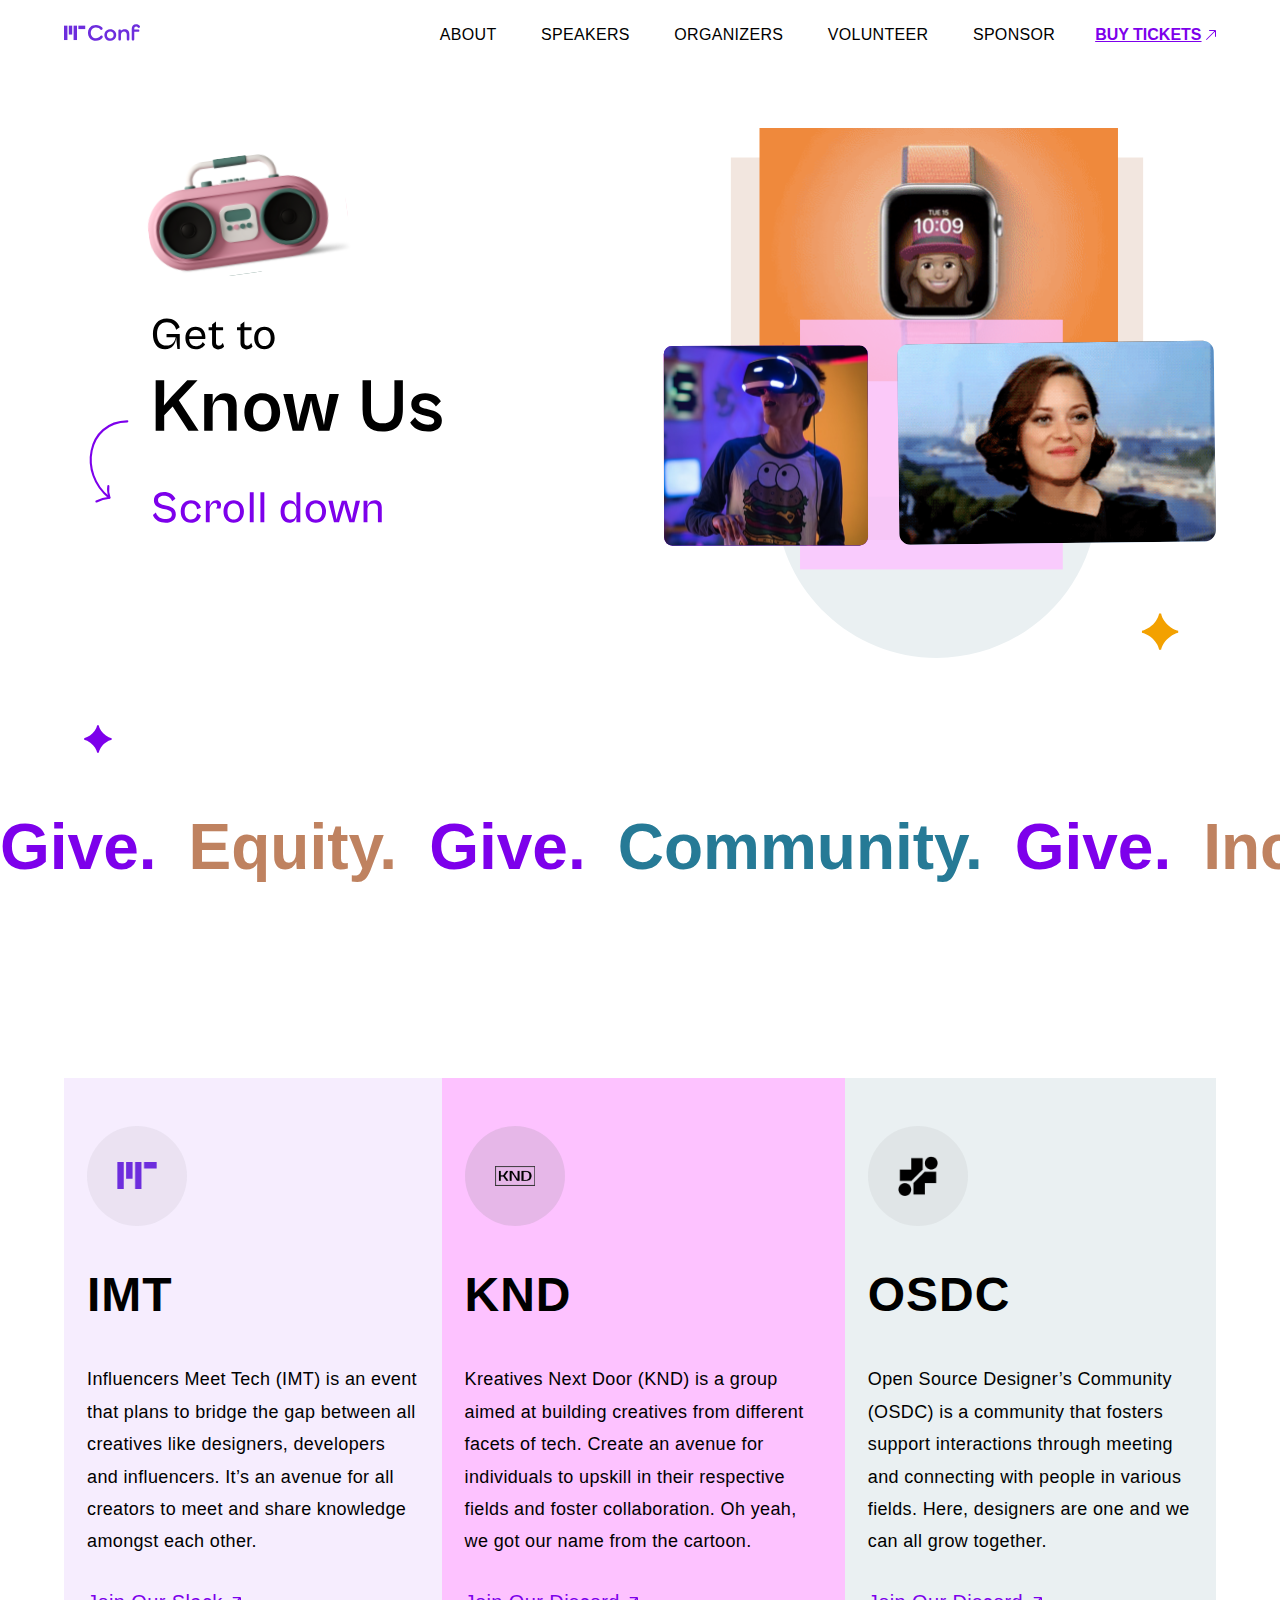
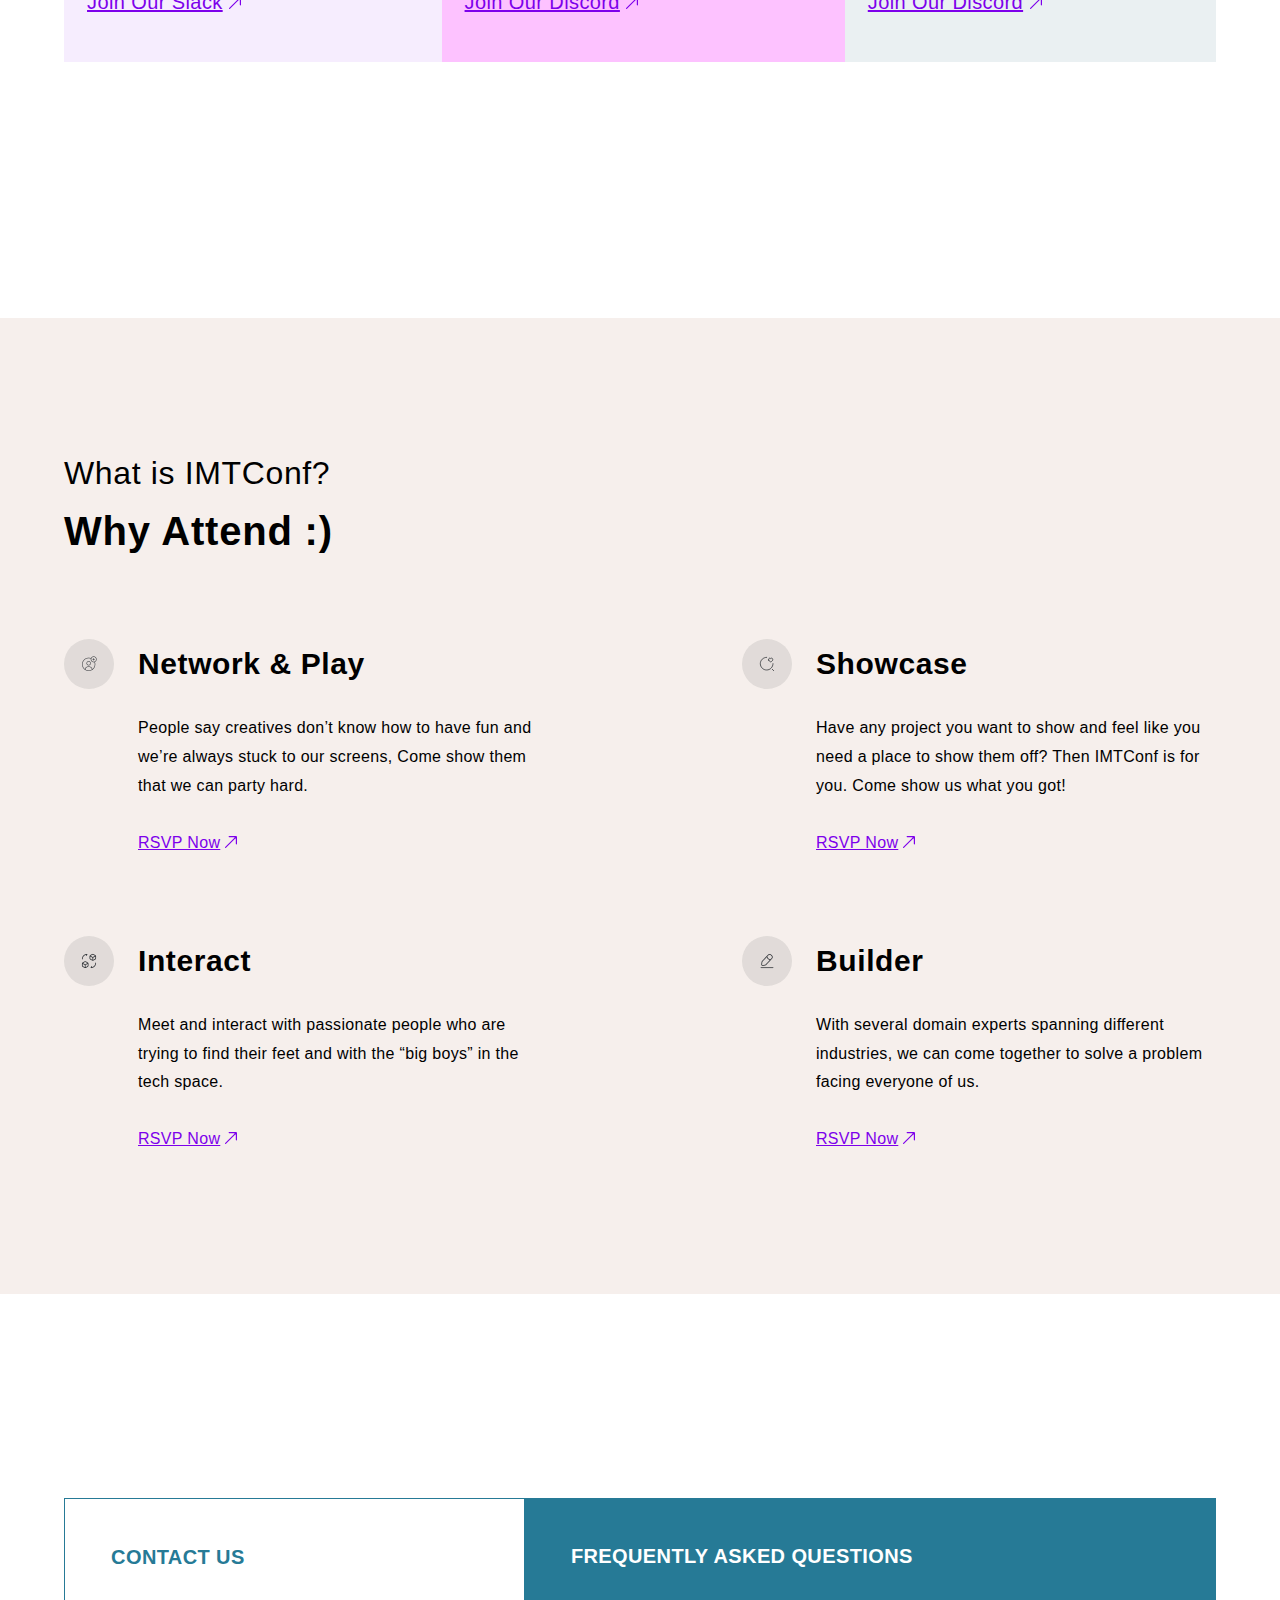
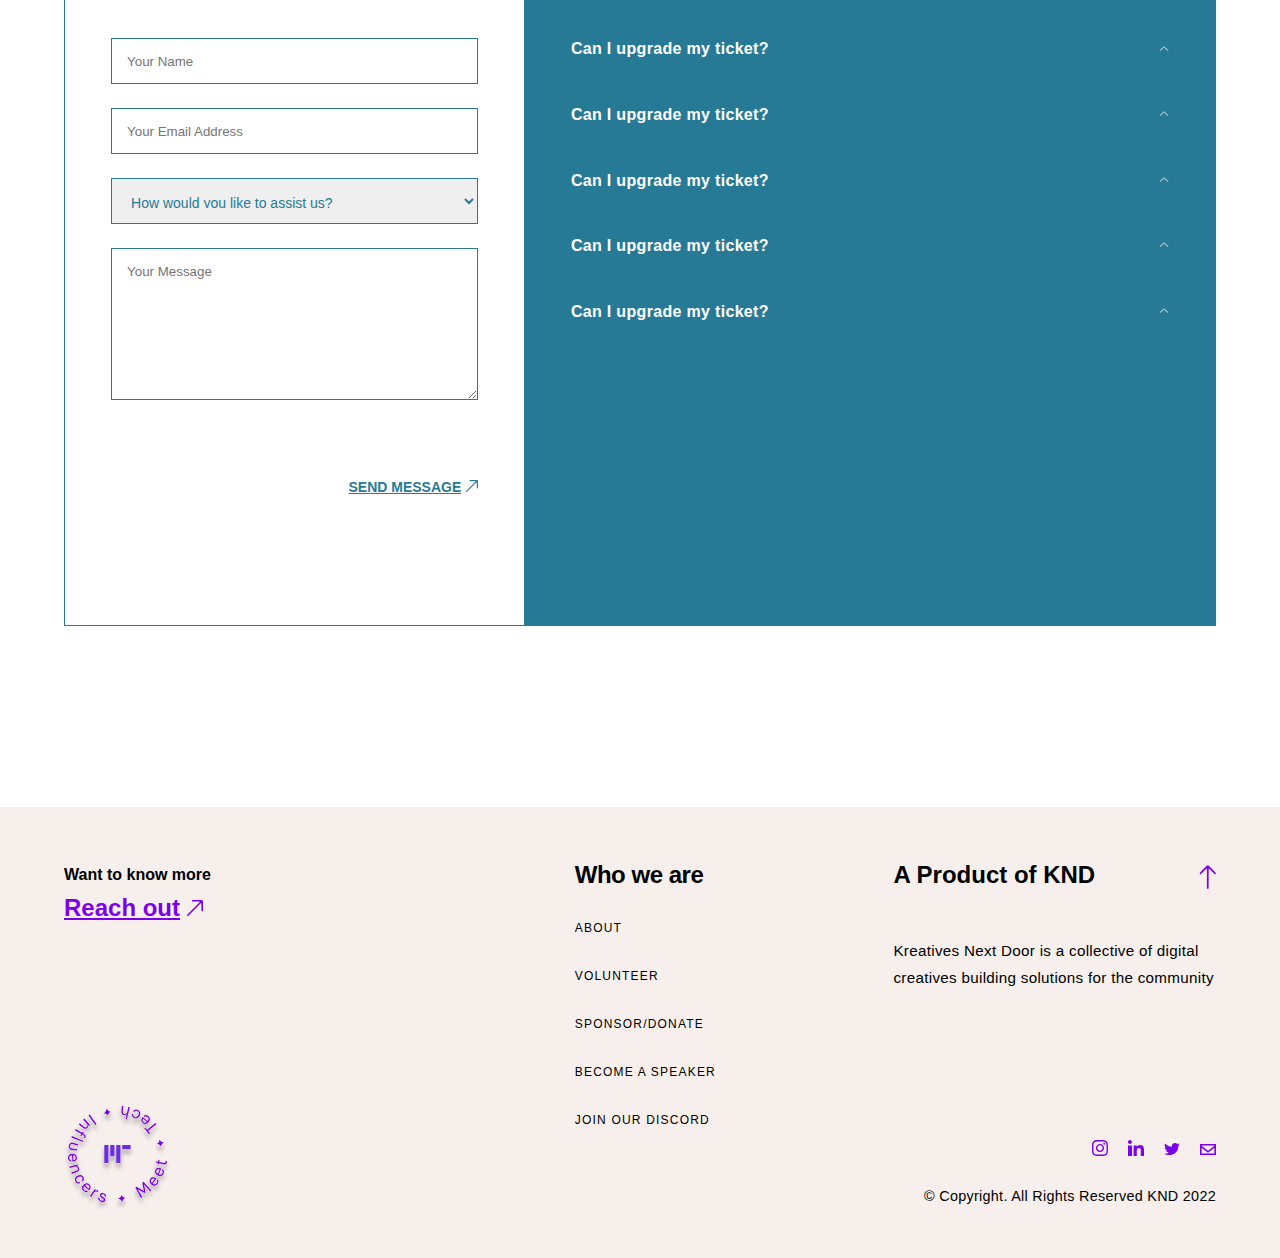
<file: about.html>
<!DOCTYPE html>
<html lang="en">
    <head>
        <meta charset="UTF-8" />
        <meta http-equiv="X-UA-Compatible" content="IE=edge" />
        <meta name="viewport" content="width=device-width, initial-scale=1.0" />
        <link rel="stylesheet" href="./css/style.css" />
        <link href="http://fonts.cdnfonts.com/css/cabinet-grotesk" rel="stylesheet">
        <link href="http://fonts.cdnfonts.com/css/maison-neue" rel="stylesheet">
        <link rel="stylesheet" href="main.js">
        <title>Influencer meet Tech</title>
    </head>
    <body>

        <!-- Nav  -->
        <header>
            <div class="container header-container">
                
                <!-- Logo  -->
                <a href="index.html" class="logo">
                    <img src="./Images/Logo.svg" alt="IMTConf logo" class="main-logo" />
                </a>

                <!-- Nav right -->
                <div class="nav-right">

                    <!-- Buy tickets -->
                    <div class="buy-tickets link-arrow">
                        <a href="#">Buy tickets</a>
                        <img src="./Images/arrow-link-purple.svg" alt="Link image" />
                    </div>

                    <!-- Nav links -->
                    <nav class="nav-links">
                        <a href="about.html">About</a>
                        <a href="index.html#speakers-section">Speakers</a>
                        <a href="index.html#general-organizers">Organizers</a>
                        <a href="#contact">Volunteer</a>
                        <a href="index.html#sponsor-section">Sponsor</a>

                        <!-- Nav extra (Mobile) -->
                        <div class="nav-extra">
                            <div class="buy-tickets link-arrow">
                                <a href="#">Buy tickets</a>
                                <img src="./Images/arrow-link-purple.svg" alt="Link image" />
                            </div>
                            <div class="close">
                                <p class="close-link">Close</p>
                            </div>
                        </div>
                    </nav>
                    <div class="hamburger">
                        <i class="fa fa-bars"></i>
                    </div>
                </div>
            </div>
        </header>


        <!-- Hero section -->
        <section id="hero-about-section">
            <div class="container">
                <img src="./Images/Hero-Section-2-mobile.svg" alt="Mobile hero image" class="about-section-mobile-hero-image">
                <img src="./Images/Hero-section-2-web.svg" alt="Web hero image" class="about-section-web-image">
            </div>
        </section>


        <!-- Qualities -->
        <section id="qualities">
            <div class="quality-container">
                <div class="quality quality1">Give.</div>
                <div class="quality quality2">Equity.</div>
                <div class="quality quality1">Give.</div>
                <div class="quality quality3">Community.</div>
                <div class="quality quality1">Give.</div>
                <div class="quality quality2">Inclusiveness.</div>
                <div class="quality quality1">Give.</div>
                <div class="quality quality3">Accountability.</div>
            </div>

            <!-- Extra quality for mobile -->
            <div class="quality-container quality-mobile-extra">
                <div class="quality quality2">Inclusiveness.</div>
                <div class="quality quality1">Give.</div>
                <div class="quality quality3">Accountability.</div>
                <div class="quality quality1">Give.</div>
                <div class="quality quality2">Equity.</div>
                <div class="quality quality1">Give.</div>
                <div class="quality quality3">Community.</div>
                <div class="quality quality1">Give.</div>
            </div>
        </section>


        <!-- Community -->
        <section id="communities">
            <div class="container community-container">

                <!-- IMT -->
                <div class="community imt">
                    <div class="logo-bg imt-logo">
                        <img src="./Images/IMT-community-logo.png" alt="IMT Logo">
                    </div>
                    <h2 class="community-name">IMT</h2>
                    <p class="community-copy">Influencers Meet Tech (IMT) is an event that plans to bridge the gap between all creatives like designers,
                         developers and influencers. It’s an avenue for all creators to meet and share knowledge amongst each other.</p>

                    <!-- Discord link -->
                    <div class="link-arrow community-cta">
                        <a href="#" class="view-more">Join Our Slack</a>
                        <img src="./Images/arrow-link-purple.svg" alt="Link image" />
                    </div>
                </div>

                <!-- KND -->
                <div class="community knd">
                    <div class="logo-bg knd-logo">
                        <img src="./Images/KND-comm-logo.png" alt="KND logo">
                    </div>
                    <h2 class="community-name">KND</h2>
                    <p class="community-copy">Kreatives Next Door (KND) is a group aimed at building creatives from different facets of tech. Create an avenue for 
                        individuals to upskill in their respective fields and foster collaboration. Oh yeah, we got our name from the cartoon.</p>

                    <!-- Discord link -->
                    <div class="link-arrow community-cta">
                        <a href="#" class="view-more">Join Our Discord</a>
                        <img src="./Images/arrow-link-purple.svg" alt="Link image" />
                    </div>
                </div>

                <!-- OSDC -->
                <div class="community osdc">
                    <div class="logo-bg osdc-logo">
                        <img src="./Images/OSDC-community-logo.png" alt="OSDC logo">
                    </div>
                    <h2 class="community-name">OSDC</h2>
                    <p class="community-copy">Open Source Designer’s Community (OSDC) is a community that fosters support interactions through meeting and connecting with
                         people in various fields. Here, designers are one and we can all grow together.</p>

                    <!-- Discord link -->
                    <div class="link-arrow community-cta">
                        <a href="#" class="view-more">Join Our Discord</a>
                        <img src="./Images/arrow-link-purple.svg" alt="Link image" />
                    </div>
                </div>
            </div>
        </section>


        <!-- What is IMTConf -->
        <section id="what-is-imtconf">
            <div class="container">
                <div class="imfconf-header">
                    <p class="sub-text">What is IMTConf?</p>
                    <h2 class="main-text">Why Attend :)</h2>
                </div>

                <div class="why-attend-container">

                    <!-- Reason 1 -->
                    <div class="why-attend">
                        <div class="why-attend-header">
                            <div class="attend-img-and-heading">
                                
                                <div class="reason-image">
                                    <img src="./Images/Network & play.png" alt="Network and play Image">
                                </div>

                                <div class="reason-full-text">
                                    <div class="reason-text">
                                        <h2 class="reason-heading">Network & Play</h2>
                                        <p class="reason-copy">People say creatives don’t know how to have fun and we’re always stuck to our screens, Come show them that we can party hard.</p>
                                    </div>

                                    <!-- RSVP Link -->
                                    <div class="link-arrow">
                                        <a href="#" class="view-more">RSVP Now</a>
                                        <img src="./Images/arrow-link-purple.svg" alt="Link image" />
                                    </div>
                                </div>

                            </div>
                        </div>

                        
                    </div>
  
                    <!-- Reason 2 -->
                    <div class="why-attend">
                        <div class="why-attend-header sample">
                            <div class="attend-img-and-heading">

                                <div class="reason-image">
                                    <img src="./Images/search-favoriteshowcase.svg" alt="Showcase Image">
                                </div>

                                <div class="reason-full-text">
                                    <div class="reason-text">
                                        <h2 class="reason-heading">Showcase</h2>
                                        <p class="reason-copy">Have any project you want to show and feel like you need a place to show them off? Then IMTConf is for you. Come show us what you got!</p>
                                    </div>
                                    
                                    <!-- RSVP Link -->
                                    <div class="link-arrow">
                                        <a href="#" class="view-more">RSVP Now</a>
                                        <img src="./Images/arrow-link-purple.svg" alt="Link image" />
                                    </div>
                                </div>

                            </div>
                        </div>

                    </div>
                    
                    <!-- Reason 3 -->
                    <div class="why-attend">
                        <div class="why-attend-header">
                            <div class="attend-img-and-heading">

                                <div class="reason-image">
                                    <img src="./Images/Interact.png" alt="Interact image">
                                </div>

                                <div class="reason-full-text">
                                    <div class="reason-text">
                                        <h2 class="reason-heading">Interact</h2>
                                        <p class="reason-copy">Meet and interact with passionate people who are trying to find their feet and with the “big boys” in the tech space.</p>
                                    </div>
                                    
                                    <!-- RSVP Link -->
                                    <div class="link-arrow">
                                        <a href="#" class="view-more">RSVP Now</a>
                                        <img src="./Images/arrow-link-purple.svg" alt="Link image" />
                                    </div>
                                </div>
                            </div>
                        </div>

                    </div>

                    <!-- Reason 4 -->
                    <div class="why-attend">
                        <div class="why-attend-header sample">
                            <div class="attend-img-and-heading">
                                
                                <div class="reason-image">
                                    <img src="./Images/Build.png" alt="Builder image">
                                </div>

                                <div class="reason-full-text">
                                    <div class="reason-text">
                                        <h2 class="reason-heading">Builder</h2>
                                        <p class="reason-copy">With several domain experts spanning different industries, we can come together to solve a problem facing everyone of us.</p>
                                    </div>
                                    
                                    <!-- RSVP Link -->
                                    <div class="link-arrow">
                                        <a href="#" class="view-more">RSVP Now</a>
                                        <img src="./Images/arrow-link-purple.svg" alt="Link image" />
                                    </div>  
                                </div>                  
                            </div>
                        </div>

                    </div>
                </div>
            </div>
        </section>


        <!-- Contact -->
        <section id="contact">
            <div class="container contact-container">

                <!-- Contact form -->
                <div class="contact-form-container">
                    <p class="contact-us">Contact Us</p>

                    <!-- Form -->
                    <form action="" id="contact-form">

                        <!-- Name -->
                        <input type="text" id="name" name="name" placeholder="Your Name">
                        <p class="error name-error"></p>

                        <!-- Email -->
                        <input type="email" id="email" name="email" placeholder="Your Email Address">
                        <p class="error email-error"></p>

                        <!-- How would you like to assist us? -->
                        <select name="assistance" id="assistance" form="contact-form">
                            <option>How would you like to assist us?</option>
                            <option>I want to volunteer</option>
                            <option>I want to Sponsor</option>
                            <option>I want to make Suggestions</option>
                            <option>I want to make enquires</option>
                            <option>Something else</option>
                        </select>
                        <p class="error select-error"></p>

                        <!-- Message -->
                        <textarea id="message" name="message" rows="8" cols="20" placeholder="Your Message"></textarea>
                        <p class="error message-error"></p>

                        <!-- Submit -->
                        <div class="submit-form link-arrow">
                            <input type="submit" id="submit" value="Send Message">
                            <img src="./Images/arrow-link-blue.svg" alt="Link image" />
                        </div>    
                    </form>
                </div>

                <!-- FAQ -->
                <div class="faq">
                    <h2 class="faq-heading">Frequently Asked Questions</h2>

                    <!-- Questions -->
                    <div class="questions">

                        <!-- Question 1 -->
                       <div class="question-heading">
                            <p class="question">Can I upgrade my ticket?</p>
                            <div class="question-img">
                                <img src="./Images/Up.svg" alt="Up arrow">
                            </div>
                       </div>   
                       <p class="amswer"></p>

                        <!-- Question 2 -->
                       <div class="question-heading">
                            <p class="question">Can I upgrade my ticket?</p>
                            <div class="question-img">
                                <img src="./Images/Up.svg" alt="Up arrow">
                            </div>
                       </div>
                       <p class="amswer"></p>

                        <!-- Question 3 -->
                       <div class="question-heading">
                            <p class="question">Can I upgrade my ticket?</p>
                            <div class="question-img">
                                <img src="./Images/Up.svg" alt="Up arrow">
                            </div>
                       </div>
                       <p class="amswer"></p>

                        <!-- Question 4 -->
                       <div class="question-heading">
                            <p class="question">Can I upgrade my ticket?</p>
                            <div class="question-img">
                                <img src="./Images/Up.svg" alt="Up arrow">
                            </div>
                       </div>
                       <p class="amswer"></p>

                        <!-- Question 5 -->
                       <div class="question-heading">
                            <p class="question">Can I upgrade my ticket?</p>
                            <div class="question-img">
                                <img src="./Images/Up.svg" alt="Up arrow">
                            </div>
                       </div>
                       <p class="amswer"></p>

                       
                    </div>
                </div>
            </div>
        </section>


       <!-- Footer -->
       <footer>
            <div class="container footer-container">
                <!-- Reach out -->
                <div class="reachout-and-top">
                    <div class="reach-out">
                        <p>Want to know more</p>
                        <div class="reach-out-cta">
                            <a href="about.html#contact">Reach out</a>
                            <img src="./Images/arrow-link-purple.svg" alt="Link image" />
                        </div>
                    </div>

                    <!-- Back to top -->
                    <a href="#hero-section"><img src="./Images/back-to-top.png" alt="Back top top image" /></a>

                    <!-- Second logo -->
                    <div class="footer-web-logo">
                        <img src="./Images/Logo 2.svg" alt="Second logo" />
                    </div>
                </div>

                <!-- Who we are -->
                <div class="who-we-are">
                    <h2 class="who-we-are-heading">Who we are</h2>

                    <!-- Footer nav -->
                    <nav class="nav-links">
                        <a href="about.html">About</a>
                        <a href="about.html#contact">Volunteer</a>
                        <a href="about.html#contact">Sponsor/Donate</a>
                        <a href="about.html#contact">Become a Speaker</a>
                        <a href="#">Join our discord</a>
                    </nav>
                </div>

                <!-- A product of KND -->
                <div class="a-product-of-knd">
                    <div class="product-and-top">
                        <h2>A Product of KND</h2>
                        <a href="#hero-section" class="top-2"><img src="./Images/back-to-top.png" alt="Back top top image" /></a>
                    </div>
                    <p class="footer-copy">Kreatives Next Door is a collective of digital creatives building solutions for the community</p>

                    <!-- Second logo -->
                    <img src="./Images/Logo 2.svg" alt="Second logo" class="footer-logo" />

                    <!-- Socials logo -->
                    <div class="socials-1">
                        <a href="#"><img src="./Images/Instagram.svg" alt="Instagram" /></a>
                        <a href="#"><img src="./Images/LinkedIn.svg" alt="LinkedIn" /></a>
                        <a href="#"><img src="./Images/twitter.svg" alt="Twitter" /></a>
                        <a href="#"><img src="./Images/mail.svg" alt="Mail" /></a>
                    </div>

                    <!-- Copyright -->
                    <div class="copyright">
                        <p>&copy; Copyright. All Rights Reserved KND 2022</p>
                    </div>
                </div>
            </div>
        </footer>
        <script src="main.js"></script>
    </body>
</html>
</file>
<file: css/style.css>
:root {
  --purple: #7d00eb;
  --white: #ffffff;
  --pink: #fdc2ff;
  --soft-brown: #f6efec;
  --deep-brown: #bf8260;
  --blue: #267a96;
  --orange: #f3a100;
  --black: #000000;
  --hamburger-color: #1a1a1a;
  --grey1: #808080;
  --grey2: #333333;
  --grey3: #f2f2f2;
  --grey4: #d9d9d9;
  --pastel-purple: #f6edfe;
  --pastel-blue: #eaf0f2;
  --primary-font: "Cabinet Grotesk", sans-serif;
  --secondary-font: "Maison Neue", sans-serif;
}

*,
*::before,
*::after {
  box-sizing: border-box;
  padding: 0;
  margin: 0;
}

body {
  font-family: var(--primary-font);
  font-size: 1em;
  font-weight: 700;
  line-height: 120%;
}
body .container {
  width: 90%;
  max-width: 1300px;
  margin: 0 auto;
}
body ul, body ol {
  list-style-type: none;
}
body img {
  -o-object-fit: cover;
     object-fit: cover;
}
body .link-arrow img {
  width: 8px;
}
body .link-arrow a {
  font-weight: 800;
  font-size: 0.75em;
  color: var(--purple);
  text-decoration: none;
}
body .link-arrow a:visited {
  color: var(--purple);
}

header {
  background: var(--white);
  z-index: 1;
  position: fixed;
  top: 0;
  width: 100vw;
}
header .header-container {
  display: flex;
  justify-content: space-between;
  align-items: center;
  padding-top: 20px;
  padding-bottom: 20px;
}
header .header-container .main-logo {
  -o-object-fit: cover;
     object-fit: cover;
  width: 100%;
}
header .header-container .nav-right {
  display: flex;
  align-items: center;
  justify-content: center;
  gap: 40px;
}
header .header-container .nav-right .buy-tickets {
  text-transform: uppercase;
}
header .header-container .nav-right .nav-links {
  display: none;
}
header .header-container .nav-right .hamburger {
  color: var(--hamburger-color);
}

#hero-section .section1-container {
  margin-top: 80px;
  display: flex;
  justify-content: center;
}
#hero-section .section1-container #web-hero-image {
  display: none;
}
#hero-section img {
  width: 100%;
}

#hero-section2 {
  text-align: center;
  line-height: 120%;
  margin-top: 40px;
}
#hero-section2 .what-is-imtconf .text-head {
  font-weight: 700;
  text-transform: uppercase;
  letter-spacing: 0.16em;
  color: var(--purple);
}
#hero-section2 .what-is-imtconf .text-copy {
  margin-top: 32px;
  font-size: 1.5em;
  font-weight: 700;
  line-height: 200%;
  letter-spacing: 0.04em;
  color: var(--black);
}
#hero-section2 .what-is-imtconf-2 {
  margin-top: 64px;
}
#hero-section2 .what-is-imtconf-2 .imtconf-1 {
  border: 2px solid var(--purple);
  padding: 48px 0 64px;
}
#hero-section2 .what-is-imtconf-2 .imtconf-1 .community-feature {
  text-transform: uppercase;
  letter-spacing: 2%;
  color: var(--purple);
}
#hero-section2 .what-is-imtconf-2 .imtconf-1 .we-are {
  padding-top: 2.5em;
  font-weight: 400;
  font-size: 40px;
  line-height: 120%;
}
#hero-section2 .what-is-imtconf-2 .imtconf-1 .we-are .designers {
  font-weight: 700;
  color: var(--purple);
  text-decoration: underline;
}
#hero-section2 .what-is-imtconf-2 .imtconf-2 {
  background: var(--purple);
  color: var(--white);
  font-family: var(--secondary-font);
  font-weight: 700;
  font-size: 1.25em;
  line-height: 180%;
  text-align: left;
  padding: 5%;
}
#hero-section2 .what-is-imtconf-2 .imtconf-2 .contact-and-logo {
  display: flex;
  flex-direction: row;
  justify-content: space-between;
  margin-top: 68px;
}
#hero-section2 .what-is-imtconf-2 .imtconf-2 .contact-and-logo .socials-1 {
  display: flex;
  gap: 30px;
}
#hero-section2 .what-is-imtconf-2 .imtconf-2 .contact-and-logo .socials-1 img {
  width: 16px;
}

#speakers-section {
  background: var(--soft-brown);
}
#speakers-section .section-heading-text {
  color: var(--deep-brown);
  font-size: 1.5em;
  font-weight: 400;
  line-height: 180%;
  border-bottom: 0.5px solid var(--deep-brown);
  padding: 32px 0 8px;
  margin-bottom: 42px;
}
#speakers-section .section-heading-text .font-stroke {
  color: transparent;
  font-style: normal;
  font-size: 24px;
  -webkit-text-stroke-width: 1px;
  -webkit-text-stroke-color: var(--deep-brown);
}
#speakers-section .section-heading-text .italics-font {
  font-style: italic;
  font-weight: 400;
}
#speakers-section .section-heading-text .italics-font-2 {
  font-style: italic;
  font-weight: 300;
}
#speakers-section .section-heading-text .bold-font {
  font-weight: 700;
}
#speakers-section .speakers-copy {
  font-family: var(--primary-font);
  font-style: normal;
  font-weight: 500;
  font-size: 1em;
  line-height: 180%;
}
#speakers-section .working-on {
  font-family: var(--secondary-font);
  font-size: 1.13em;
  font-weight: 700;
  line-height: 180%;
  color: var(--deep-brown);
  padding: 48px 0 0;
}

.speaker-container {
  background: var(--soft-brown);
  margin-top: 0;
}
.speaker-container .about-speaker {
  padding: 5%;
  display: flex;
  gap: 42px;
  overflow-y: scroll;
  padding-bottom: 50px;
}
.speaker-container img {
  width: 288px;
  height: 375px;
}
.speaker-container .speaker .tech, .speaker-container .speaker .influencer {
  font-weight: 700;
  font-size: 14px;
  line-height: 200%;
  position: relative;
  top: -365px;
  left: 15px;
  color: var(--white);
  text-transform: uppercase;
}
.speaker-container .speaker .tech {
  display: flex;
  align-items: center;
  justify-content: center;
  background: var(--purple);
  width: 85px;
  height: 35px;
}
.speaker-container .speaker .influencer {
  display: flex;
  align-items: center;
  justify-content: center;
  background: var(--orange);
  width: 115px;
  height: 35px;
}
.speaker-container .speaker .speaker-details {
  margin-top: -16px;
  font-family: var(--secondary-font);
}
.speaker-container .speaker .speaker-details .speaker-or-volunteer {
  color: var(--black);
  font-weight: 700;
  font-size: 0.9em;
  text-transform: uppercase;
  letter-spacing: 0.1em;
  line-height: 200%;
}
.speaker-container .speaker .speaker-details .speaker-name {
  color: var(--black);
  font-weight: 700;
  font-size: 1.5em;
  line-height: 180%;
  letter-spacing: -0.02em;
}
.speaker-container .speaker .speaker-details .speaker-topic {
  font-family: var(--primary-font);
  font-size: 0.9em;
  font-weight: 500;
  line-height: 140%;
}

#organizers-mobile {
  margin: 64px 0 24px;
  font-family: var(--primary-font);
}
#organizers-mobile .organizer-container {
  display: flex;
  margin-bottom: 24px;
}
#organizers-mobile .organizer-container .meet-organizers {
  font-size: 1.5em;
  font-weight: 500;
  line-height: 120%;
  letter-spacing: 0.02em;
}
#organizers-mobile .organizer-container .meet-organizers .bold-organizers {
  font-weight: 700;
  font-size: 1.5em;
  line-height: 120%;
}
#organizers-mobile .organizer-container .mobile-pointer {
  position: relative;
  top: 52px;
}
#organizers-mobile #mobile-organizers {
  padding: 24px 0;
  font-family: var(--primary-font);
}

#mobile-organizers {
  background: var(--pastel-blue);
  font-family: var(--primary-font);
}
#mobile-organizers .organizer-name {
  font-weight: 700;
  font-size: 2em;
  letter-spacing: 0.02em;
  line-height: 120%;
}
#mobile-organizers .organizer-img-and-job {
  display: flex;
  gap: 12px;
  margin: 18px 0 16px;
  align-items: center;
}
#mobile-organizers .organizer-img-and-job .organizer-img {
  width: 60px;
}
#mobile-organizers .organizer-img-and-job .organizer-job {
  font-weight: 500;
  font-size: 1.9em;
  line-height: 120%;
  letter-spacing: 0.02em;
}
#mobile-organizers .about-organizer {
  font-family: var(--primary-font);
  font-style: normal;
  font-weight: 500;
  font-size: 0.9em;
  line-height: 180%;
  letter-spacing: 0.02em;
}
#mobile-organizers .other-organizers {
  display: flex;
  margin-top: 24px;
  gap: 20px;
  overflow-x: scroll;
  -ms-overflow-style: none;
  scrollbar-width: none;
}
#mobile-organizers .other-organizers img {
  width: 40px;
}
#mobile-organizers .other-organizers::-webkit-scrollbar {
  display: none;
}
#mobile-organizers .view-more {
  text-align: right;
  margin-top: 8px;
}
#mobile-organizers .view-more a {
  text-decoration: underline;
}

#web-organizers {
  display: none;
}

#sponsor-section .read-more .read-more-mobile {
  font-size: 1.25em;
  text-decoration: underline;
  font-weight: 400;
  font-style: normal;
  line-height: 120%;
  align-items: center;
  letter-spacing: 0.02em;
}
#sponsor-section .read-more img {
  width: 16px;
}
#sponsor-section .sponsorship .become-a-sponsor {
  font-style: normal;
  font-weight: 700;
  font-size: 2em;
  line-height: 120%;
  letter-spacing: 0.02em;
  margin: 64px 0 16px;
}
#sponsor-section .sponsorship .sponsor-copy {
  font-style: normal;
  font-weight: 500;
  font-size: 0.9em;
  line-height: 180%;
  letter-spacing: 0.02em;
}
#sponsor-section .sponsorship .contact-us-sponsor {
  margin-top: 16px;
  font-style: normal;
  font-weight: 400;
  font-size: 0.9em;
  line-height: 120%;
  letter-spacing: 0.02em;
}
#sponsor-section .sponsorship .contact-us-sponsor a {
  color: var(--purple);
}
#sponsor-section .sponsorship .contact-us-sponsor img {
  width: 8px;
}
#sponsor-section .sponsorship-images {
  margin-top: 32px;
  display: grid;
  grid-template-columns: repeat(3, 1fr);
  gap: 8px;
}
#sponsor-section .sponsorship-images .sponsorship-img {
  border: 1px solid var(--grey2);
  height: 80px;
  display: flex;
  align-items: center;
  justify-content: center;
  cursor: pointer;
}
#sponsor-section .sponsorship-images .sponsorship-img img {
  width: 42px;
}

#ticket-section {
  margin: 64px 0 42px;
  text-align: center;
}
#ticket-section .convinced {
  font-style: normal;
  font-weight: 700;
  font-size: 32px;
  line-height: 120%;
  letter-spacing: 0.02em;
}
#ticket-section .spot {
  margin-top: 8px;
  font-style: normal;
  font-weight: 500;
  font-size: 16px;
  line-height: 180%;
}
#ticket-section .ticket-type {
  margin: 48px 0 32px;
}
#ticket-section .ticket-type .in-person {
  background: var(--pastel-purple);
  border-top: 4px solid var(--purple);
}
#ticket-section .ticket-type .in-person span {
  color: var(--purple);
}
#ticket-section .ticket-type .online {
  background: var(--pastel-blue);
  border-top: 4px solid var(--blue);
  margin-top: 12px;
}
#ticket-section .ticket-type .online span {
  color: var(--blue);
}
#ticket-section .ticket-type .in-person, #ticket-section .ticket-type .online {
  padding: 48px 0 32px;
}
#ticket-section .ticket-type .ticket-heading {
  color: var(--grey2);
  text-transform: uppercase;
  font-style: normal;
  font-weight: 700;
  font-size: 1.9em;
  line-height: 120%;
  letter-spacing: 0.02em;
}
#ticket-section .ticket-type .ticket-price {
  font-style: normal;
  font-weight: 700;
  font-size: 2em;
  line-height: 120%;
  letter-spacing: 0.02em;
  padding-top: 12px;
}
#ticket-section .ticket-type ul {
  margin: 32px 0;
}
#ticket-section .ticket-type li {
  font-style: normal;
  font-weight: 400;
  font-size: 1em;
  line-height: 260%;
  letter-spacing: 0.02em;
}
#ticket-section .ticket-type .ticket-cta {
  font-style: normal;
  font-weight: 800;
  font-size: 1.5em;
  line-height: 120%;
  letter-spacing: 0.02em;
  text-transform: uppercase;
}
#ticket-section .ticket-type .ticket-cta img {
  width: 16px;
}
#ticket-section .ticket-type .in-person-cta a {
  color: var(--purple);
}
#ticket-section .ticket-type .online-cta a {
  color: var(--blue);
}
#ticket-section .ticket-type .in-person-price, #ticket-section .ticket-type .online-heading {
  -webkit-text-stroke-width: 1px;
  color: transparent;
}
#ticket-section .ticket-type .in-person-price {
  -webkit-text-stroke-color: var(--purple);
}
#ticket-section .ticket-type .online-heading {
  -webkit-text-stroke-color: var(--black);
}
#ticket-section .ticket-type .online-price {
  color: var(--blue);
}

footer {
  background: var(--soft-brown);
}
footer .footer-container {
  padding: 48px 0;
}
footer .footer-container .reachout-and-top {
  display: flex;
  justify-content: space-between;
}
footer .footer-container .reachout-and-top .footer-web-logo {
  display: none;
}
footer .footer-container .reachout-and-top .reach-out-cta {
  font-style: normal;
  font-weight: 700;
  font-size: 1.5em;
  line-height: 200%;
}
footer .footer-container .reachout-and-top .reach-out-cta a {
  color: var(--purple);
}
footer .footer-container .reachout-and-top .reach-out-cta img {
  width: 16px;
}
footer .footer-container .who-we-are {
  margin-top: 40px;
}
footer .footer-container .who-we-are h2 {
  font-family: var(--secondary-font);
  font-style: normal;
  font-weight: 700;
  font-size: 1.5em;
  letter-spacing: -0.02em;
}
footer .footer-container .nav-links {
  margin-top: 32px;
  display: flex;
  flex-direction: column;
}
footer .footer-container .nav-links a {
  margin-right: 0;
  text-decoration: none;
  font-style: normal;
  font-weight: 500;
  font-size: 0.75em;
  line-height: 200%;
  letter-spacing: 0.1em;
  text-transform: uppercase;
  margin-top: 24px;
}
footer .footer-container .nav-links a:link, footer .footer-container .nav-links a:visited {
  color: var(--black);
}
footer .footer-container .nav-links a:hover, footer .footer-container .nav-links a:active {
  color: var(--purple);
}
footer .footer-container .nav-links a:first-child {
  margin-top: 0;
}
footer .footer-container .a-product-of-knd {
  margin-top: 48px;
}
footer .footer-container .a-product-of-knd .top-2 {
  display: none;
}
footer .footer-container .a-product-of-knd .footer-web-logo2 {
  display: none;
}
footer .footer-container .a-product-of-knd .footer-copy {
  margin: 24px 0 40px;
  font-style: normal;
  font-weight: 500;
  font-size: 0.95em;
  line-height: 180%;
  letter-spacing: 0.02em;
}
footer .footer-container .a-product-of-knd .footer-logo {
  width: 99px;
}
footer .footer-container .a-product-of-knd .socials-1 {
  display: flex;
  gap: 20px;
  margin-top: 48px;
}
footer .footer-container .a-product-of-knd .copyright {
  font-weight: 500;
  font-size: 0.9em;
  line-height: 180%;
  letter-spacing: 0.02em;
  margin-top: 24px;
}

@media screen and (min-width: 1200px) {
  header .header-container {
    padding-top: 24px;
    padding-bottom: 24px;
  }
  header .header-container .nav-right {
    gap: 0;
  }
  header .header-container .nav-right .nav-links {
    display: block;
    order: -1;
  }
  header .header-container .nav-right .nav-links a {
    text-decoration: none;
    text-transform: uppercase;
    margin-right: 40px;
    font-weight: 500;
    font-size: 1em;
    line-height: 120%;
    letter-spacing: 0.02em;
  }
  header .header-container .nav-right .nav-links a:link, header .header-container .nav-right .nav-links a:visited {
    color: var(--black);
  }
  header .header-container .nav-right .nav-links a:hover, header .header-container .nav-right .nav-links a:active {
    color: var(--purple);
  }
  header .header-container .nav-right .nav-links .nav-extra {
    display: none;
  }
  header .header-container .nav-right .hamburger {
    display: none;
  }
  header .header-container .nav-right .buy-tickets a {
    font-style: normal;
    font-weight: 800;
    font-size: 1em;
    line-height: 120%;
    text-decoration: underline;
  }
  header .header-container .nav-right .buy-tickets img {
    width: 10px;
  }
  #hero-section .section1-container #mobile-hero-image {
    display: none;
  }
  #hero-section .section1-container #web-hero-image {
    display: block;
  }
  #hero-section2 .container .what-is-imtconf .text-head {
    font-weight: 700;
    font-size: 1em;
    line-height: 120%;
  }
  #hero-section2 .container .what-is-imtconf .text-copy {
    font-style: normal;
    font-weight: 700;
    font-size: 48px;
    line-height: 200%;
    letter-spacing: 0.04em;
  }
  #hero-section2 .container .what-is-imtconf-2 {
    display: flex;
    margin-top: 192px;
  }
  #hero-section2 .container .what-is-imtconf-2 .imtconf-1 {
    width: 50%;
    padding-top: 116px;
  }
  #hero-section2 .container .what-is-imtconf-2 .imtconf-1 .we-are {
    padding: 96px 0 46px;
    font-style: normal;
    font-weight: 400;
    font-size: 62px;
    line-height: 120%;
    color: #000000;
  }
  #hero-section2 .container .what-is-imtconf-2 .imtconf-1 .we-are .designers {
    font-weight: 700;
  }
  #hero-section2 .container .what-is-imtconf-2 .imtconf-2 {
    width: 50%;
    padding: 52px 3%;
    display: flex;
    flex-direction: column;
    justify-content: space-between;
  }
  #hero-section2 .container .what-is-imtconf-2 .imtconf-2 .community-text {
    font-weight: 700;
    font-size: 25px;
    line-height: 180%;
    margin-bottom: 88px;
  }
  #speakers-section {
    margin-top: 132px;
  }
  #speakers-section .section-heading-text {
    font-style: normal;
    font-weight: 400;
    font-size: 42px;
    line-height: 180%;
    padding: 48px 0 24px;
    margin-bottom: 48px;
  }
  #speakers-section .section-heading-text .font-stroke {
    font-weight: 700;
    font-size: 42px;
  }
  #speakers-section .section-heading-text .italics-font {
    font-weight: 400;
  }
  #speakers-section .section-heading-text .italics-font-2 {
    font-weight: 300;
  }
  #speakers-section .speakers-copy {
    font-weight: 500;
    font-size: 24px;
    line-height: 250%;
  }
  #speakers-section .working-on {
    font-weight: 700;
    font-size: 24px;
    padding: 64px 0 0;
  }
  .speaker-container .about-speaker {
    margin: 0 auto;
  }
  .speaker-container .speaker {
    padding-bottom: 54px;
  }
  .speaker-container .speaker .tech, .speaker-container .speaker .influencer {
    line-height: 200%;
    font-weight: 700;
    height: 40px;
  }
  .speaker-container .speaker .tech {
    font-size: 16px;
  }
  .speaker-container .speaker .influencer {
    width: 135px;
    font-size: 17px;
  }
  .speaker-container .speaker-details .speaker-or-volunteer {
    font-weight: 700;
    font-size: 16px;
    line-height: 200%;
  }
  .speaker-container .speaker-details .speaker-name {
    font-weight: 700;
    font-size: 48px;
    line-height: 200%;
    letter-spacing: -0.02em;
  }
  .speaker-container .speaker-details .speaker-topic {
    font-weight: 500;
    font-size: 24px;
    line-height: 200%;
  }
  #organizers-mobile {
    display: none;
  }
  #web-organizers {
    display: flex;
    margin: 256px 0;
  }
  #web-organizers .web-organizer-container {
    display: flex;
    align-items: center;
    justify-content: space-between;
  }
  #web-organizers .web-organizer-container .org-web {
    background: var(--pastel-blue);
    padding: 48px;
  }
  #web-organizers .web-organizer-container .org-web .organizer-web {
    margin-bottom: 143px;
  }
  #web-organizers .web-organizer-container .org-web .organizer-web p {
    font-weight: 500;
    font-size: 48px;
    line-height: 120%;
    letter-spacing: 0.02em;
  }
  #web-organizers .web-organizer-container .org-web .organizer-web span {
    font-weight: 700;
    font-size: 72px;
    line-height: 120%;
    letter-spacing: 0.02em;
  }
  #web-organizers .web-organizer-container .org-web .organizer-web img {
    position: relative;
    left: 370px;
  }
  #web-organizers .web-organizer-container .org-web .read-more-cta .read-more-web {
    font-weight: 400;
    font-size: 20px;
    line-height: 120%;
    letter-spacing: 0.02em;
    -webkit-text-decoration-line: underline;
            text-decoration-line: underline;
  }
  #web-organizers .web-organizer-container .org-web .read-more-cta img {
    width: 14px;
  }
  #web-organizers .web-organizer-container .individual-organizers {
    margin-top: 28px;
  }
  #web-organizers .web-organizer-container .individual-organizers .organizer-name {
    font-size: 40px;
  }
  #web-organizers .web-organizer-container .individual-organizers .organizer-img-and-job {
    display: flex;
    gap: 24px;
    margin: 24px 0 24px;
    align-items: center;
  }
  #web-organizers .web-organizer-container .individual-organizers .organizer-img-and-job .organizer-img {
    width: 60px;
  }
  #web-organizers .web-organizer-container .individual-organizers .organizer-img-and-job .organizer-job {
    font-size: 32px;
    font-weight: 400;
  }
  #web-organizers .web-organizer-container .individual-organizers .about-organizer {
    font-size: 18px;
    font-weight: 400;
    line-height: 180%;
    width: 500px;
  }
  #web-organizers .web-organizer-container .individual-organizers .other-organizers {
    display: flex;
    margin-top: 24px;
    gap: 20px;
    overflow-x: scroll;
    -ms-overflow-style: none;
    scrollbar-width: none;
  }
  #web-organizers .web-organizer-container .individual-organizers .other-organizers img {
    width: 40px;
  }
  #web-organizers .web-organizer-container .individual-organizers .other-organizers::-webkit-scrollbar {
    display: none;
  }
  #web-organizers .web-organizer-container .individual-organizers .view-more {
    text-align: right;
    margin-top: 16px;
  }
  #web-organizers .web-organizer-container .individual-organizers .view-more a {
    text-decoration: underline;
  }
  #sponsor-section .read-more {
    display: none;
  }
  #sponsor-section .sponsorship-container {
    display: flex;
    gap: 8%;
  }
  #sponsor-section .sponsorship-container .sponsorship {
    width: 42%;
    margin-top: 25px;
  }
  #sponsor-section .sponsorship-container .sponsorship .become-a-sponsor {
    font-weight: 700;
    font-size: 48px;
    line-height: 120%;
    letter-spacing: 0.02em;
    font-weight: 700;
  }
  #sponsor-section .sponsorship-container .sponsorship .sponsor-copy {
    margin-top: 40px;
    font-weight: 500;
    font-size: 20px;
    line-height: 180%;
    letter-spacing: 0.02em;
    max-width: 450px;
  }
  #sponsor-section .sponsorship-container .sponsorship .contact-us-sponsor {
    margin-top: 32px;
  }
  #sponsor-section .sponsorship-container .sponsorship .contact-us-sponsor a {
    font-weight: 400;
    font-size: 20px;
    line-height: 120%;
    letter-spacing: 0.02em;
    -webkit-text-decoration-line: underline;
            text-decoration-line: underline;
  }
  #sponsor-section .sponsorship-container .sponsorship .contact-us-sponsor img {
    width: 14px;
  }
  #sponsor-section .sponsorship-container .sponsorship-images {
    row-gap: 32px;
    -moz-column-gap: 24px;
         column-gap: 24px;
    width: 54%;
  }
  #sponsor-section .sponsorship-container .sponsorship-images .sponsorship-img {
    height: 116px;
  }
  #sponsor-section .sponsorship-container .sponsorship-images .sponsorship-img img {
    width: 64px;
  }
  #ticket-section {
    margin: 259px 0 253px;
  }
  #ticket-section .convinced {
    font-weight: 700;
    font-size: 64px;
    line-height: 120%;
    letter-spacing: 0.02em;
  }
  #ticket-section .spot {
    font-weight: 500;
    font-size: 24px;
    line-height: 180%;
    letter-spacing: 0.02em;
  }
  #ticket-section .ticket-type {
    display: flex;
    justify-content: space-between;
    gap: 3%;
    margin-top: 64px;
    text-align: left;
  }
  #ticket-section .ticket-type .online, #ticket-section .ticket-type .in-person {
    padding: 72px 0 82px 52px;
  }
  #ticket-section .ticket-type .online .ticket-heading, #ticket-section .ticket-type .in-person .ticket-heading {
    font-weight: 700;
    font-size: 40px;
    line-height: 120%;
    letter-spacing: 0.02em;
    margin-bottom: 16px;
  }
  #ticket-section .ticket-type .online .ticket-price, #ticket-section .ticket-type .in-person .ticket-price {
    font-weight: 700;
    font-size: 64px;
    line-height: 120%;
    letter-spacing: 0.02em;
  }
  #ticket-section .ticket-type .online .ticket-cta img, #ticket-section .ticket-type .in-person .ticket-cta img {
    width: 22px;
  }
  #ticket-section .ticket-type .online ul, #ticket-section .ticket-type .in-person ul {
    margin: 24px 0 0;
  }
  #ticket-section .ticket-type .online li, #ticket-section .ticket-type .in-person li {
    font-weight: 400;
    font-size: 20px;
    line-height: 260%;
    letter-spacing: 0.02em;
  }
  #ticket-section .ticket-type .online .ticket-cta, #ticket-section .ticket-type .in-person .ticket-cta {
    margin-top: 64px;
    font-weight: 800;
    font-size: 32px;
    line-height: 120%;
    letter-spacing: 0.02em;
  }
  #ticket-section .ticket-type .online {
    width: 50%;
    margin-top: 0;
  }
  #ticket-section .ticket-type .in-person {
    width: 50%;
  }
  footer .footer-container {
    display: grid;
    grid-template-columns: 1.33fr 0.83fr 0.84fr;
    padding-top: 58px;
  }
  footer .footer-container .reachout-and-top {
    display: flex;
    flex-direction: column;
    margin-top: 0;
  }
  footer .footer-container .reachout-and-top a img {
    display: none;
  }
  footer .footer-container .reachout-and-top .footer-web-logo {
    display: grid;
    width: 88px;
    cursor: pointer;
  }
  footer .footer-container .who-we-are {
    margin: 0;
  }
  footer .footer-container .who-we-are .who-we-are-heading {
    margin-bottom: 4px;
  }
  footer .footer-container .a-product-of-knd {
    margin-top: 0;
    display: flex;
    flex-direction: column;
  }
  footer .footer-container .a-product-of-knd .product-and-top {
    display: flex;
    justify-content: space-between;
  }
  footer .footer-container .a-product-of-knd .product-and-top .top-2 {
    display: grid;
  }
  footer .footer-container .a-product-of-knd .footer-copy {
    margin: 48px 0 101px;
  }
  footer .footer-container .a-product-of-knd .footer-logo {
    display: none;
  }
  footer .footer-container .a-product-of-knd .socials-1 {
    align-self: flex-end;
  }
  footer .footer-container .a-product-of-knd .copyright {
    align-self: flex-end;
  }
}
#hero-about-section .about-section-mobile-hero-image {
  width: 100%;
  margin: 62px auto 0;
}
#hero-about-section .about-section-web-image {
  display: none;
}

@-webkit-keyframes slide {
  0% {
    transform: translate3d(0, 0, 0);
  }
  100% {
    transform: translate3d(-500px, 0, 0); /* The image width */
  }
}

@keyframes slide {
  0% {
    transform: translate3d(0, 0, 0);
  }
  100% {
    transform: translate3d(-500px, 0, 0); /* The image width */
  }
}
#qualities {
  margin-top: 24px;
}
#qualities .quality-container {
  display: flex;
  padding-right: 32px;
  overflow: hidden;
}
#qualities .quality-container .quality {
  -webkit-animation: slide 30s linear infinite;
          animation: slide 30s linear infinite;
  transition: opacity 0.5s ease-out;
  width: 100%;
}
#qualities .quality-container .quality1, #qualities .quality-container .quality2, #qualities .quality-container .quality3 {
  font-weight: 700;
  font-size: 20px;
  line-height: 120%;
  padding-right: 24px;
}
#qualities .quality-container .quality1 {
  color: var(--purple);
}
#qualities .quality-container .quality2 {
  color: var(--deep-brown);
}
#qualities .quality-container .quality3 {
  color: var(--blue);
}
#qualities .quality-mobile-extra {
  margin-top: 24px;
}

#communities {
  margin-top: 64px;
}
#communities .community-container .community {
  padding: 32px 5% 20px;
}
#communities .community-container .community .logo-bg {
  display: flex;
  flex-direction: column;
  align-items: center;
  justify-content: center;
  width: 80px;
  height: 80px;
  border-radius: 50%;
}
#communities .community-container .community .logo-bg img {
  width: 32px;
}
#communities .community-container .community .imt-logo {
  background: rgba(141, 141, 141, 0.1);
}
#communities .community-container .community .knd-logo {
  background: rgba(141, 141, 141, 0.2);
}
#communities .community-container .community .osdc-logo {
  background: rgba(141, 141, 141, 0.1);
}
#communities .community-container .community .community-name {
  margin: 40px 0 32px;
}
#communities .community-container .community .community-copy {
  font-weight: 500;
  font-size: 16px;
  line-height: 180%;
  letter-spacing: 0.02em;
}
#communities .community-container .community .community-cta {
  margin: 24px 0 20px;
}
#communities .community-container .community .community-cta .view-more {
  font-weight: 400;
  font-size: 16px;
  line-height: 120%;
  -webkit-text-decoration-line: underline;
          text-decoration-line: underline;
}
#communities .community-container .community .community-cta img {
  width: 10px;
  margin-left: 2px;
}
#communities .community-container .imt {
  background: var(--pastel-purple);
}
#communities .community-container .knd {
  background: var(--pink);
}
#communities .community-container .osdc {
  background: var(--pastel-blue);
}

#what-is-imtconf {
  margin-top: 64px;
  background: var(--soft-brown);
  padding: 24px 0;
}
#what-is-imtconf .imfconf-header .sub-text {
  font-weight: 500;
  font-size: 16px;
  line-height: 120%;
  letter-spacing: 0.02em;
}
#what-is-imtconf .imfconf-header .main-text {
  font-weight: 700;
  font-size: 32px;
  line-height: 120%;
  letter-spacing: 0.02em;
  margin-top: 4px;
}
#what-is-imtconf .why-attend-container {
  margin-top: 10px;
}
#what-is-imtconf .why-attend-container .why-attend {
  padding: 10px 0;
  margin-top: 40px;
}
#what-is-imtconf .why-attend-container .why-attend .sample {
  display: flex;
  justify-content: flex-end;
}
#what-is-imtconf .why-attend-container .why-attend .attend-img-and-heading {
  display: grid;
  grid-template-columns: auto 1fr;
  gap: 16px;
  justify-content: center;
}
#what-is-imtconf .why-attend-container .why-attend .attend-img-and-heading .reason-image {
  display: flex;
  flex-direction: column;
  align-items: center;
  justify-content: center;
  width: 50px;
  height: 50px;
  border-radius: 50%;
  background: rgba(41, 45, 50, 0.1);
}
#what-is-imtconf .why-attend-container .why-attend .attend-img-and-heading .reason-image img {
  width: 16px;
}
#what-is-imtconf .why-attend-container .why-attend .attend-img-and-heading .reason-full-text .reason-heading {
  font-weight: 700;
  font-size: 25px;
  line-height: 120%;
  letter-spacing: 0.02em;
}
#what-is-imtconf .why-attend-container .why-attend .attend-img-and-heading .reason-full-text .reason-copy {
  font-style: normal;
  font-weight: 500;
  font-size: 16px;
  line-height: 180%;
  letter-spacing: 0.02em;
  margin: 16px 0;
}
#what-is-imtconf .why-attend-container .why-attend .attend-img-and-heading .reason-full-text .link-arrow .view-more {
  font-weight: 400;
  font-size: 20px;
  line-height: 120%;
  letter-spacing: 0.02em;
}
#what-is-imtconf .why-attend-container .why-attend .attend-img-and-heading .reason-full-text .link-arrow a {
  text-decoration: underline;
}
#what-is-imtconf .why-attend-container .why-attend .attend-img-and-heading .reason-full-text .link-arrow img {
  width: 12px;
}

#contact .contact-container {
  padding: 64px 0;
}
#contact .contact-container .contact-form-container {
  border: 1px solid var(--blue);
  padding: 5%;
}
#contact .contact-container .contact-form-container .contact-us {
  font-weight: 700;
  font-size: 20px;
  line-height: 120%;
  letter-spacing: 0.02em;
  text-transform: uppercase;
  color: var(--blue);
}
#contact .contact-container .contact-form-container #contact-form {
  font-family: var(--primary-font);
  margin: 20px 0 24px;
  display: flex;
  flex-direction: column;
}
#contact .contact-container .contact-form-container #contact-form input, #contact .contact-container .contact-form-container #contact-form select {
  padding: 15px;
  height: 46px;
  margin-bottom: 10px;
  border-radius: 0;
  border: 1px solid var(--blue);
  font-family: var(--secondary-font);
}
#contact .contact-container .contact-form-container #contact-form textarea:focus, #contact .contact-container .contact-form-container #contact-form input:focus, #contact .contact-container .contact-form-container #contact-form select:focus {
  outline: none;
}
#contact .contact-container .contact-form-container #contact-form select {
  font-weight: 500;
  font-size: 14px;
  line-height: 120%;
  color: var(--blue);
  cursor: pointer;
}
#contact .contact-container .contact-form-container #contact-form textarea {
  border: 1px solid var(--blue);
  padding: 15px;
  font-family: var(--secondary-font);
}
#contact .contact-container .contact-form-container #contact-form .submit-form {
  margin-top: 40px;
  align-self: flex-end;
}
#contact .contact-container .contact-form-container #contact-form .submit-form input[type=submit] {
  font-family: var(--secondary-font);
  font-weight: 800;
  font-size: 14px;
  line-height: 120%;
  text-decoration: underline;
  text-transform: uppercase;
  border: 0;
  padding: 0;
  color: var(--blue);
  background: none;
  cursor: pointer;
}
#contact .contact-container .contact-form-container #contact-form .submit-form img {
  width: 12px;
}
#contact .contact-container .contact-form-container #contact-form .error {
  color: red;
  font-size: 12px;
  font-weight: 400;
  margin: -16px 0 20px;
}
#contact .contact-container .contact-form-container #contact-form .message-error {
  margin-top: 4px;
}
#contact .contact-container .faq {
  background: var(--blue);
  padding: 20px 5% 20px;
  color: var(--white);
}
#contact .contact-container .faq .faq-heading {
  font-style: normal;
  font-weight: 700;
  font-size: 16px;
  line-height: 120%;
  letter-spacing: 0.02em;
  text-transform: uppercase;
  margin-bottom: 20px;
}
#contact .contact-container .faq .question-heading {
  display: flex;
  align-items: center;
  justify-content: space-between;
  margin-top: 16px;
  cursor: pointer;
}
#contact .contact-container .faq .question-heading .question {
  font-weight: 400;
  font-size: 14px;
  line-height: 260%;
  letter-spacing: 0.02em;
}
#contact .contact-container .faq .question-heading .question-img img {
  width: 12px;
}

@media screen and (min-width: 1200px) {
  @-webkit-keyframes slide {
    0% {
      transform: translate3d(0, 0, 0);
    }
    100% {
      transform: translate3d(-1400px, 0, 0); /* The image width */
    }
  }
  @keyframes slide {
    0% {
      transform: translate3d(0, 0, 0);
    }
    100% {
      transform: translate3d(-1400px, 0, 0); /* The image width */
    }
  }
  #hero-about-section .about-section-mobile-hero-image {
    display: none;
  }
  #hero-about-section .about-section-web-image {
    display: grid;
    margin-top: 128px;
    width: 100%;
  }
  #qualities {
    margin-top: 56px;
  }
  #qualities .quality-container .quality1, #qualities .quality-container .quality2, #qualities .quality-container .quality3 {
    font-weight: 700;
    font-size: 64px;
    line-height: 120%;
    padding-right: 32px;
  }
  #qualities .quality-mobile-extra {
    display: none;
  }
  #communities {
    margin-top: 192px;
  }
  #communities .community-container {
    display: flex;
  }
  #communities .community-container .community {
    padding: 48px 2%;
  }
  #communities .community-container .community .logo-bg {
    width: 100px;
    height: 100px;
  }
  #communities .community-container .community .logo-bg img {
    width: 40px;
  }
  #communities .community-container .community .community-name {
    margin: 40px 0 40px;
    font-weight: 700;
    font-size: 48px;
    line-height: 120%;
    letter-spacing: 0.02em;
  }
  #communities .community-container .community .community-copy {
    font-weight: 500;
    font-size: 18px;
    line-height: 180%;
    letter-spacing: 0.02em;
  }
  #communities .community-container .community .community-cta {
    margin: 32px 0 0;
  }
  #communities .community-container .community .community-cta .view-more {
    font-size: 20px;
    line-height: 120%;
    letter-spacing: 0.02em;
  }
  #communities .community-container .community .community-cta img {
    width: 12px;
  }
  #what-is-imtconf {
    margin-top: 256px;
    padding: 136px 0;
  }
  #what-is-imtconf .imfconf-header .sub-text {
    font-weight: 500;
    font-size: 32px;
    line-height: 120%;
    letter-spacing: 0.02em;
  }
  #what-is-imtconf .imfconf-header .main-text {
    font-weight: 700;
    font-size: 40px;
    line-height: 120%;
    letter-spacing: 0.02em;
    margin-top: 15px;
  }
  #what-is-imtconf .why-attend-container {
    display: grid;
    grid-template-columns: 1fr 1fr;
  }
  #what-is-imtconf .why-attend-container .why-attend {
    margin-top: 64px;
  }
  #what-is-imtconf .why-attend-container .why-attend .attend-img-and-heading {
    gap: 24px;
  }
  #what-is-imtconf .why-attend-container .why-attend .attend-img-and-heading .reason-full-text {
    margin-top: 7px;
  }
  #what-is-imtconf .why-attend-container .why-attend .attend-img-and-heading .reason-full-text .reason-heading {
    font-size: 30px;
  }
  #what-is-imtconf .why-attend-container .why-attend .attend-img-and-heading .reason-full-text .reason-copy {
    font-size: 16px;
    width: 400px;
    margin: 32px 0;
  }
  #what-is-imtconf .why-attend-container .why-attend .attend-img-and-heading .reason-full-text .link-arrow .view-more {
    font-weight: 400;
    font-size: 16px;
    line-height: 120%;
    letter-spacing: 0.02em;
  }
  #contact .contact-container {
    padding: 204px 0 181px;
    display: flex;
  }
  #contact .contact-container .contact-form-container {
    width: 40%;
    padding: 4%;
  }
  #contact .contact-container .contact-form-container #contact-form {
    margin: 69px 0 48px;
  }
  #contact .contact-container .contact-form-container #contact-form input, #contact .contact-container .contact-form-container #contact-form select {
    margin-bottom: 20px;
  }
  #contact .contact-container .faq {
    width: 60%;
    padding: 4%;
  }
  #contact .contact-container .faq .faq-heading {
    font-size: 20px;
    margin-bottom: 60px;
  }
  #contact .contact-container .faq .questions .question-heading {
    margin-bottom: 24px;
  }
  #contact .contact-container .faq .questions .question-heading .question {
    font-weight: 700;
    font-size: 16px;
    line-height: 260%;
  }
}/*# sourceMappingURL=style.css.map */
</file>
